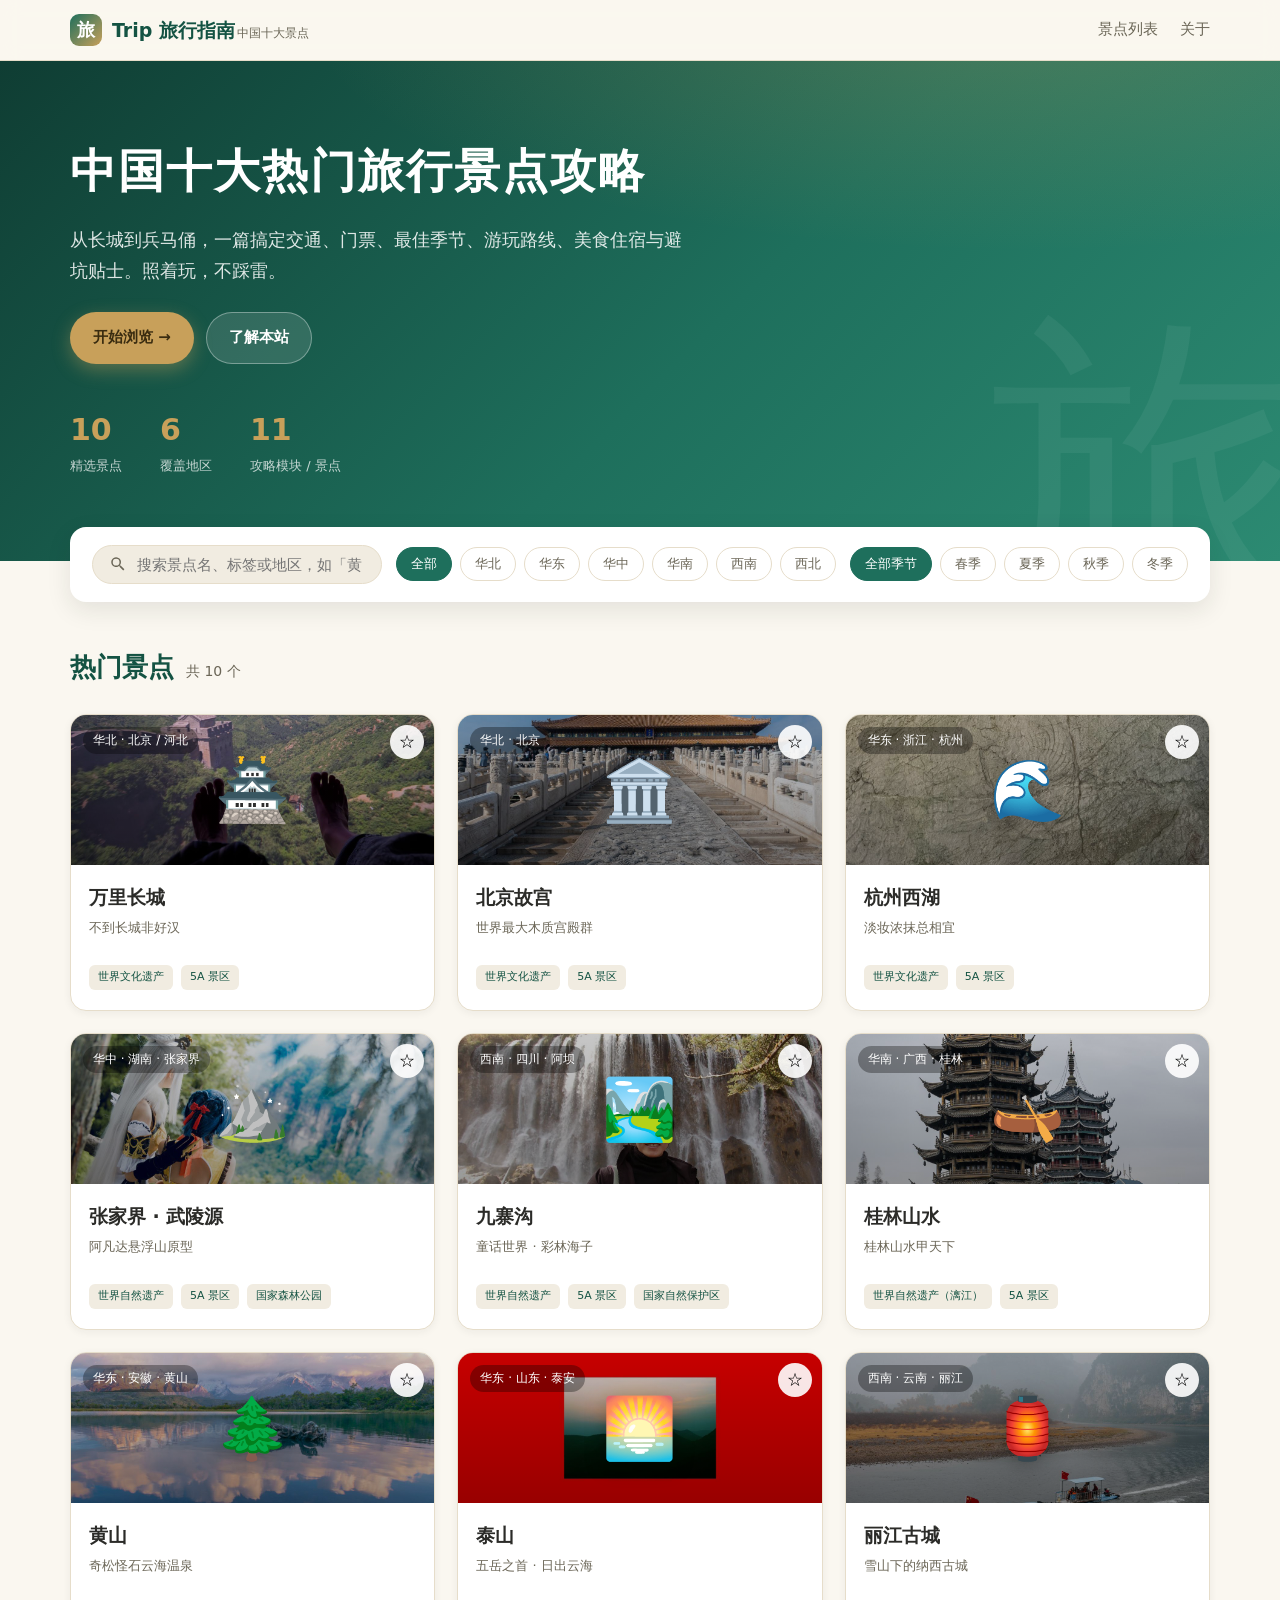
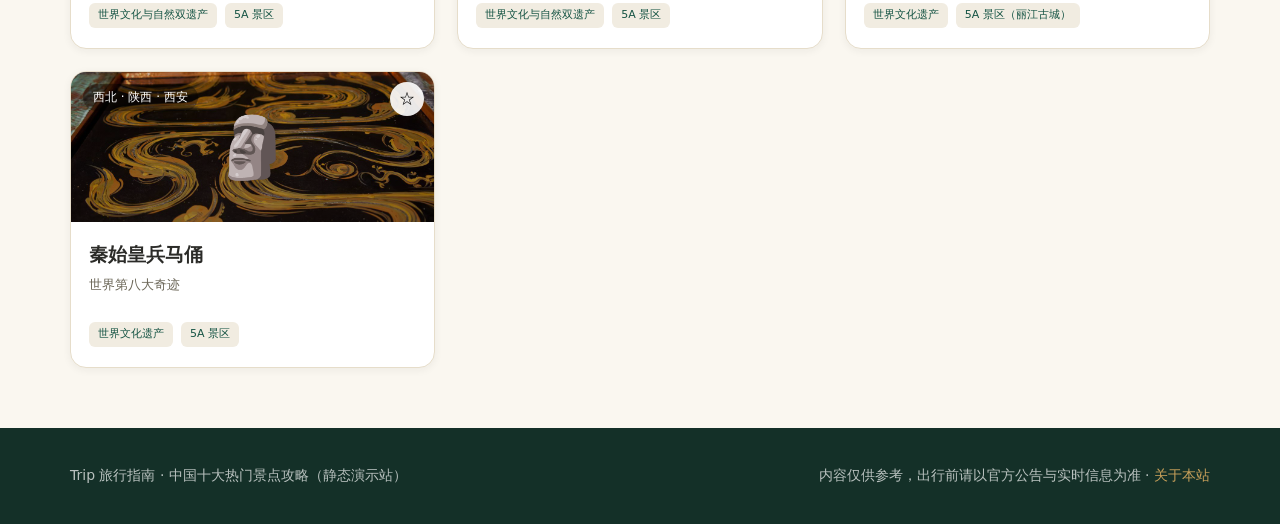
<file: index.html>
<!DOCTYPE html>
<html lang="zh-CN">
<head>
  <meta charset="UTF-8" />
  <meta name="viewport" content="width=device-width, initial-scale=1.0" />
  <title>中国 10 大热门旅行景点攻略 ·  Trip 旅行指南</title>
  <meta name="description" content="精选中国十大热门旅行景点，提供交通、门票、最佳季节、游玩路线、美食住宿与避坑贴士一站式攻略，自由行照着玩。" />
  <meta property="og:title" content="中国 10 大热门旅行景点攻略" />
  <meta property="og:description" content="十大景点结构化攻略，覆盖交通/门票/路线/美食/避坑，移动端友好。" />
  <link rel="stylesheet" href="assets/css/style.css" />
</head>
<body>

  <!-- 顶部导航 -->
  <header class="topbar">
    <div class="container inner">
      <a class="brand" href="index.html">
        <span class="logo">旅</span>
        <span>Trip 旅行指南<small>中国十大景点</small></span>
      </a>
      <nav class="nav-links">
        <a href="#list">景点列表</a>
        <a href="about.html">关于</a>
      </nav>
    </div>
  </header>

  <!-- Hero -->
  <section class="hero">
    <div class="container">
      <h1>中国十大热门旅行景点攻略</h1>
      <p>从长城到兵马俑，一篇搞定交通、门票、最佳季节、游玩路线、美食住宿与避坑贴士。照着玩，不踩雷。</p>
      <div class="cta">
        <a class="btn btn-primary" href="#list">开始浏览 →</a>
        <a class="btn btn-ghost" href="about.html">了解本站</a>
      </div>
      <div class="hero-stats">
        <div><span class="n">10</span><span class="l">精选景点</span></div>
        <div><span class="n">6</span><span class="l">覆盖地区</span></div>
        <div><span class="n">11</span><span class="l">攻略模块 / 景点</span></div>
      </div>
    </div>
  </section>

  <!-- 列表 + 筛选 -->
  <main class="container" id="list">
    <div class="toolbar">
      <label class="search">
        <svg viewBox="0 0 24 24"><path d="M15.5 14h-.79l-.28-.27a6.5 6.5 0 1 0-.7.7l.27.28v.79l5 5 1.5-1.5-5-5zm-6 0A4.5 4.5 0 1 1 14 9.5 4.5 4.5 0 0 1 9.5 14z"/></svg>
        <input id="searchInput" type="text" placeholder="搜索景点名、标签或地区，如「黄山」「云海」" />
      </label>
      <div class="chips" id="regionChips"></div>
      <div class="chips" id="seasonChips"></div>
    </div>

    <div class="section-title">
      <h2>热门景点</h2>
      <span class="sub" id="countTip">共 10 个</span>
    </div>
    <div class="grid" id="grid"></div>
  </main>

  <!-- 页脚 -->
  <footer class="footer">
    <div class="container">
      <div>Trip 旅行指南 · 中国十大热门景点攻略（静态演示站）</div>
      <div>内容仅供参考，出行前请以官方公告与实时信息为准 · <a href="about.html">关于本站</a></div>
    </div>
  </footer>

  <button class="totop" id="totop" aria-label="返回顶部">↑</button>

  <script src="assets/js/data.js"></script>
  <script src="assets/js/main.js"></script>
</body>
</html>
</file>
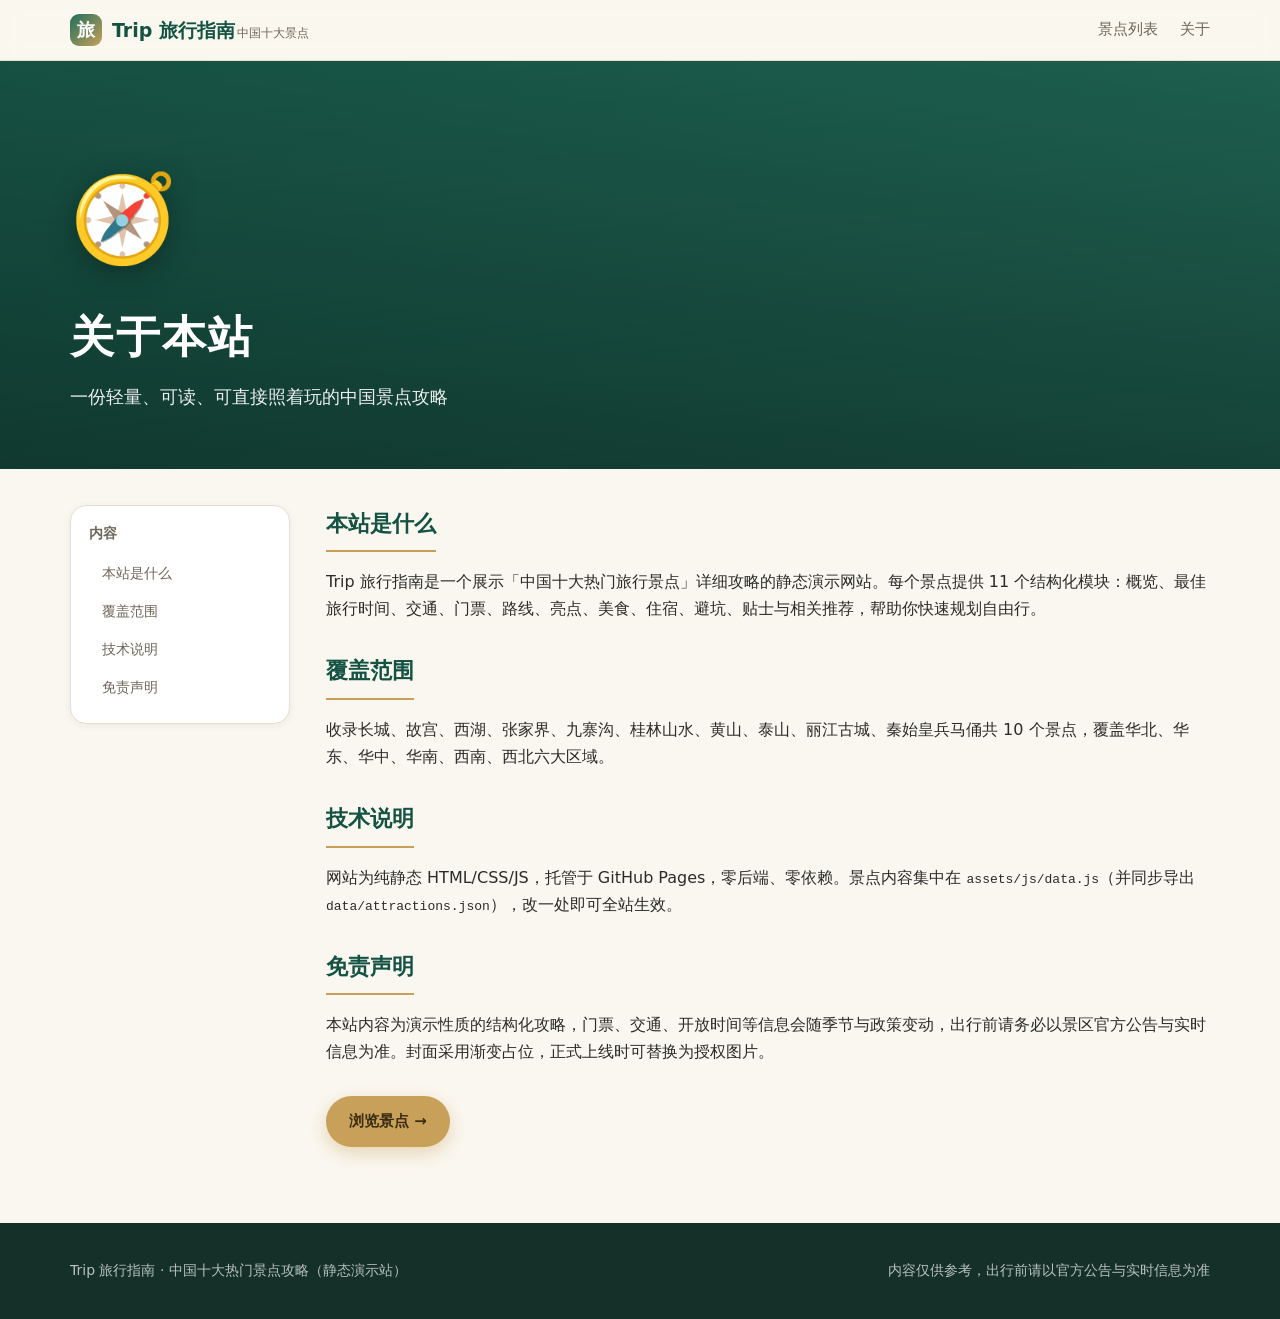
<file: about.html>
<!DOCTYPE html>
<html lang="zh-CN">
<head>
  <meta charset="UTF-8" />
  <meta name="viewport" content="width=device-width, initial-scale=1.0" />
  <title>关于本站 · Trip 旅行指南</title>
  <meta name="description" content="Trip 旅行指南是一个展示中国十大热门景点攻略的静态演示站点。" />
  <link rel="stylesheet" href="assets/css/style.css" />
</head>
<body>
  <header class="topbar">
    <div class="container inner">
      <a class="brand" href="index.html"><span class="logo">旅</span><span>Trip 旅行指南<small>中国十大景点</small></span></a>
      <nav class="nav-links"><a href="index.html#list">景点列表</a><a href="about.html">关于</a></nav>
    </div>
  </header>

  <section class="detail-hero" style="background:linear-gradient(135deg,#1E6F5C,#2c8a72)">
    <div class="container">
      <div class="emoji">🧭</div>
      <h1>关于本站</h1>
      <div class="tagline">一份轻量、可读、可直接照着玩的中国景点攻略</div>
    </div>
  </section>

  <div class="container detail-layout">
    <aside class="toc"><h4>内容</h4><a href="#what">本站是什么</a><a href="#scope">覆盖范围</a><a href="#tech">技术说明</a><a href="#note">免责声明</a></aside>
    <div>
      <section class="module" id="what"><h2>本站是什么</h2><p>Trip 旅行指南是一个展示「中国十大热门旅行景点」详细攻略的静态演示网站。每个景点提供 11 个结构化模块：概览、最佳旅行时间、交通、门票、路线、亮点、美食、住宿、避坑、贴士与相关推荐，帮助你快速规划自由行。</p></section>
      <section class="module" id="scope"><h2>覆盖范围</h2><p>收录长城、故宫、西湖、张家界、九寨沟、桂林山水、黄山、泰山、丽江古城、秦始皇兵马俑共 10 个景点，覆盖华北、华东、华中、华南、西南、西北六大区域。</p></section>
      <section class="module" id="tech"><h2>技术说明</h2><p>网站为纯静态 HTML/CSS/JS，托管于 GitHub Pages，零后端、零依赖。景点内容集中在 <code>assets/js/data.js</code>（并同步导出 <code>data/attractions.json</code>），改一处即可全站生效。</p></section>
      <section class="module" id="note"><h2>免责声明</h2><p>本站内容为演示性质的结构化攻略，门票、交通、开放时间等信息会随季节与政策变动，出行前请务必以景区官方公告与实时信息为准。封面采用渐变占位，正式上线时可替换为授权图片。</p></section>
      <p style="margin-top:30px"><a class="btn btn-primary" href="index.html#list">浏览景点 →</a></p>
    </div>
  </div>

  <footer class="footer"><div class="container"><div>Trip 旅行指南 · 中国十大热门景点攻略（静态演示站）</div><div>内容仅供参考，出行前请以官方公告与实时信息为准</div></div></footer>
  <script src="assets/js/main.js"></script>
</body>
</html>
</file>
<file: assets/css/style.css>
/* ============================================================
   旅行攻略网站 · 全局样式
   视觉：清新国风/文旅风  主色 #1E6F5C 青绿 · 辅色 #C8A05A 暖金 · 底色 #FAF7F0
   ============================================================ */
:root {
  --c-primary: #1E6F5C;
  --c-primary-dark: #145343;
  --c-accent: #C8A05A;
  --c-accent-dark: #a9823f;
  --c-bg: #FAF7F0;
  --c-bg-soft: #f1ece1;
  --c-card: #ffffff;
  --c-text: #2b2b28;
  --c-text-soft: #6b6657;
  --c-border: #e6ddca;
  --shadow-sm: 0 2px 8px rgba(30, 40, 30, .06);
  --shadow-md: 0 8px 24px rgba(30, 40, 30, .10);
  --radius: 16px;
  --maxw: 1180px;
  --font: "PingFang SC", "Microsoft YaHei", "Hiragino Sans GB", system-ui, -apple-system, sans-serif;
  --serif: "Songti SC", "STSong", "SimSun", Georgia, serif;
}

* { box-sizing: border-box; }
html { scroll-behavior: smooth; }
body {
  margin: 0;
  font-family: var(--font);
  color: var(--c-text);
  background: var(--c-bg);
  line-height: 1.7;
  -webkit-font-smoothing: antialiased;
}
a { color: inherit; text-decoration: none; }
img { max-width: 100%; display: block; }

.container { max-width: var(--maxw); margin: 0 auto; padding: 0 20px; }

/* ---------- 顶部导航 ---------- */
.topbar {
  position: sticky; top: 0; z-index: 50;
  background: rgba(250, 247, 240, .88);
  backdrop-filter: saturate(160%) blur(10px);
  border-bottom: 1px solid var(--c-border);
}
.topbar .inner {
  display: flex; align-items: center; justify-content: space-between;
  height: 60px;
}
.brand { display: flex; align-items: center; gap: 10px; font-weight: 700; font-size: 19px; color: var(--c-primary-dark); }
.brand .logo {
  width: 32px; height: 32px; border-radius: 9px;
  background: linear-gradient(135deg, var(--c-primary), var(--c-accent));
  display: grid; place-items: center; color: #fff; font-size: 18px;
}
.brand small { font-weight: 400; color: var(--c-text-soft); font-size: 12px; margin-left: 2px; }
.nav-links { display: flex; gap: 22px; font-size: 15px; }
.nav-links a { color: var(--c-text-soft); transition: color .2s; }
.nav-links a:hover { color: var(--c-primary); }

/* ---------- 首页 Hero ---------- */
.hero {
  position: relative; overflow: hidden;
  background:
    radial-gradient(1200px 400px at 80% -10%, rgba(200,160,90,.25), transparent 60%),
    linear-gradient(135deg, #0f3d33 0%, #1E6F5C 55%, #2c8a72 100%);
  color: #fff; padding: 72px 0 84px;
}
.hero::after {
  content: "旅"; position: absolute; right: -30px; bottom: -70px;
  font-family: var(--serif); font-size: 320px; color: rgba(255,255,255,.05);
  line-height: 1; pointer-events: none;
}
.hero h1 { font-family: var(--serif); font-size: 46px; margin: 0 0 14px; letter-spacing: 2px; }
.hero p { font-size: 18px; max-width: 620px; color: rgba(255,255,255,.86); margin: 0 0 26px; }
.hero .cta {
  display: inline-flex; gap: 12px; flex-wrap: wrap;
}
.btn {
  display: inline-flex; align-items: center; gap: 8px;
  padding: 12px 22px; border-radius: 999px; font-size: 15px; font-weight: 600;
  cursor: pointer; border: 1px solid transparent; transition: transform .15s, box-shadow .2s;
}
.btn:hover { transform: translateY(-2px); }
.btn-primary { background: var(--c-accent); color: #3a2c10; box-shadow: 0 6px 18px rgba(200,160,90,.4); }
.btn-ghost { background: rgba(255,255,255,.12); color: #fff; border-color: rgba(255,255,255,.35); }
.hero-stats { display: flex; gap: 38px; margin-top: 40px; }
.hero-stats div span { display: block; }
.hero-stats .n { font-size: 30px; font-weight: 700; color: var(--c-accent); }
.hero-stats .l { font-size: 13px; color: rgba(255,255,255,.75); }

/* ---------- 筛选工具条 ---------- */
.toolbar {
  margin: -34px auto 0; position: relative; z-index: 5;
  background: var(--c-card); border-radius: var(--radius);
  box-shadow: var(--shadow-md); padding: 18px 22px;
  display: flex; flex-wrap: wrap; gap: 14px; align-items: center;
}
.search {
  flex: 1 1 280px; display: flex; align-items: center; gap: 8px;
  background: var(--c-bg-soft); border: 1px solid var(--c-border); border-radius: 999px; padding: 9px 16px;
}
.search input { border: 0; background: transparent; outline: none; flex: 1; font-size: 15px; color: var(--c-text); }
.search svg { width: 18px; height: 18px; fill: var(--c-text-soft); }
.chips { display: flex; flex-wrap: wrap; gap: 8px; }
.chip {
  border: 1px solid var(--c-border); background: #fff; color: var(--c-text-soft);
  padding: 7px 14px; border-radius: 999px; font-size: 13px; cursor: pointer; transition: all .15s;
}
.chip:hover { border-color: var(--c-primary); color: var(--c-primary); }
.chip.active { background: var(--c-primary); border-color: var(--c-primary); color: #fff; }

/* ---------- 景点卡片网格 ---------- */
.section-title { display: flex; align-items: baseline; gap: 12px; margin: 44px 0 6px; }
.section-title h2 { font-family: var(--serif); font-size: 26px; margin: 0; color: var(--c-primary-dark); }
.section-title .sub { color: var(--c-text-soft); font-size: 14px; }
.grid {
  display: grid; gap: 22px; margin-top: 24px;
  grid-template-columns: repeat(3, 1fr);
}
.card {
  background: var(--c-card); border-radius: var(--radius); overflow: hidden;
  box-shadow: var(--shadow-sm); border: 1px solid var(--c-border);
  transition: transform .2s, box-shadow .2s; position: relative; cursor: pointer;
}
.card:hover { transform: translateY(-6px); box-shadow: var(--shadow-md); }
.card .cover {
  height: 150px; position: relative; display: grid; place-items: center; color: #fff;
  background-size: cover; background-position: center;
}
.card .cover::before {
  content: ""; position: absolute; inset: 0; pointer-events: none;
  background: linear-gradient(180deg, rgba(0,0,0,.22) 0%, rgba(0,0,0,.40) 100%);
}
.card .cover > * { position: relative; z-index: 1; }
.card .cover .emoji { font-size: 60px; filter: drop-shadow(0 4px 10px rgba(0,0,0,.25)); }
.card .cover .region {
  position: absolute; top: 12px; left: 12px; background: rgba(0,0,0,.32);
  padding: 3px 10px; border-radius: 999px; font-size: 12px;
}
.card .cover .fav {
  position: absolute; top: 10px; right: 10px; width: 34px; height: 34px; border-radius: 50%;
  background: rgba(255,255,255,.9); display: grid; place-items: center; font-size: 16px; border: 0; cursor: pointer;
}
.card .cover .fav.on { background: var(--c-accent); }
.card .body { padding: 16px 18px 20px; }
.card .body h3 { margin: 0 0 4px; font-size: 19px; }
.card .body .tag { color: var(--c-text-soft); font-size: 13px; min-height: 38px; }
.card .meta { display: flex; gap: 8px; flex-wrap: wrap; margin-top: 10px; }
.tag-pill { font-size: 11px; background: var(--c-bg-soft); color: var(--c-primary-dark); padding: 3px 9px; border-radius: 6px; }
.empty { text-align: center; color: var(--c-text-soft); padding: 60px 0; grid-column: 1/-1; }

/* ---------- 详情页 ---------- */
.detail-hero {
  position: relative; color: #fff; padding: 84px 0 56px; overflow: hidden;
  background-size: cover; background-position: center;
}
.detail-hero::before {
  content: ""; position: absolute; inset: 0;
  background: linear-gradient(180deg, rgba(0,0,0,.28) 0%, rgba(0,0,0,.52) 100%);
}
.detail-hero .container { position: relative; z-index: 1; }
.detail-hero .emoji { font-size: 86px; filter: drop-shadow(0 6px 14px rgba(0,0,0,.3)); }
.detail-hero h1 { font-family: var(--serif); font-size: 44px; margin: 10px 0 6px; letter-spacing: 2px; }
.detail-hero .tagline { font-size: 18px; opacity: .92; }
.detail-hero .levels { display: flex; gap: 8px; flex-wrap: wrap; margin-top: 16px; }
.detail-hero .levels span { background: rgba(255,255,255,.18); border: 1px solid rgba(255,255,255,.3); padding: 4px 12px; border-radius: 999px; font-size: 13px; }
.detail-hero .back {
  display: inline-flex; align-items: center; gap: 6px; margin-bottom: 18px;
  background: rgba(255,255,255,.15); padding: 7px 14px; border-radius: 999px; font-size: 14px; cursor: pointer;
}
.detail-hero .back:hover { background: rgba(255,255,255,.28); }

.detail-layout { display: grid; grid-template-columns: 220px 1fr; gap: 36px; margin-top: 36px; align-items: start; }
.toc {
  position: sticky; top: 80px; background: var(--c-card); border: 1px solid var(--c-border);
  border-radius: var(--radius); padding: 16px 18px; box-shadow: var(--shadow-sm);
}
.toc h4 { margin: 0 0 10px; font-size: 14px; color: var(--c-text-soft); }
.toc a { display: block; padding: 7px 10px; border-radius: 8px; font-size: 14px; color: var(--c-text-soft); border-left: 3px solid transparent; }
.toc a:hover, .toc a.active { color: var(--c-primary); background: var(--c-bg-soft); border-left-color: var(--c-primary); }

.module { margin-bottom: 30px; scroll-margin-top: 80px; }
.module > h2 {
  font-family: var(--serif); font-size: 22px; color: var(--c-primary-dark);
  padding-bottom: 8px; border-bottom: 2px solid var(--c-accent); display: inline-block; margin: 0 0 16px;
}
.module p { margin: 0 0 12px; color: var(--c-text); }
.info-grid { display: grid; gap: 12px; grid-template-columns: repeat(2, 1fr); }
.info-card { background: var(--c-card); border: 1px solid var(--c-border); border-radius: 12px; padding: 14px 16px; box-shadow: var(--shadow-sm); }
.info-card .k { font-size: 12px; color: var(--c-accent-dark); font-weight: 700; letter-spacing: .5px; }
.info-card .v { font-size: 14px; margin-top: 4px; }
.timeline { border-left: 3px solid var(--c-primary); margin-left: 8px; padding-left: 20px; }
.timeline .route { margin-bottom: 20px; }
.timeline .route h3 { margin: 0 0 8px; font-size: 16px; color: var(--c-primary); }
.timeline .step { position: relative; padding: 6px 0; color: var(--c-text); }
.timeline .step::before {
  content: ""; position: absolute; left: -29px; top: 13px; width: 11px; height: 11px;
  background: var(--c-accent); border: 3px solid #fff; border-radius: 50%; box-shadow: 0 0 0 2px var(--c-accent);
}
.tag-list { display: flex; flex-wrap: wrap; gap: 10px; }
.tag-list span {
  background: var(--c-bg-soft); border: 1px solid var(--c-border); color: var(--c-primary-dark);
  padding: 8px 14px; border-radius: 10px; font-size: 14px;
}
.bullets { margin: 0; padding-left: 20px; }
.bullets li { margin-bottom: 8px; }
.related-grid { display: grid; grid-template-columns: repeat(3, 1fr); gap: 16px; }

/* ---------- 返回顶部 ---------- */
.totop {
  position: fixed; right: 22px; bottom: 22px; width: 46px; height: 46px; border-radius: 50%;
  background: var(--c-primary); color: #fff; border: 0; cursor: pointer; font-size: 20px;
  box-shadow: var(--shadow-md); opacity: 0; pointer-events: none; transition: opacity .25s, transform .2s; z-index: 40;
}
.totop.show { opacity: 1; pointer-events: auto; }
.totop:hover { transform: translateY(-3px); }

/* ---------- 页脚 ---------- */
.footer { background: #143028; color: rgba(255,255,255,.7); margin-top: 60px; padding: 36px 0; font-size: 14px; }
.footer a { color: var(--c-accent); }
.footer .container { display: flex; flex-wrap: wrap; justify-content: space-between; gap: 16px; }

/* ---------- 响应式 ---------- */
@media (max-width: 1024px) {
  .grid { grid-template-columns: repeat(2, 1fr); }
  .related-grid { grid-template-columns: repeat(2, 1fr); }
}
@media (max-width: 768px) {
  .hero h1 { font-size: 34px; }
  .hero-stats { gap: 22px; }
  .grid { grid-template-columns: 1fr; }
  .related-grid { grid-template-columns: 1fr; }
  .info-grid { grid-template-columns: 1fr; }
  .detail-layout { grid-template-columns: 1fr; }
  .toc { position: static; margin-bottom: 20px; }
  .nav-links { display: none; }
}
</file>
